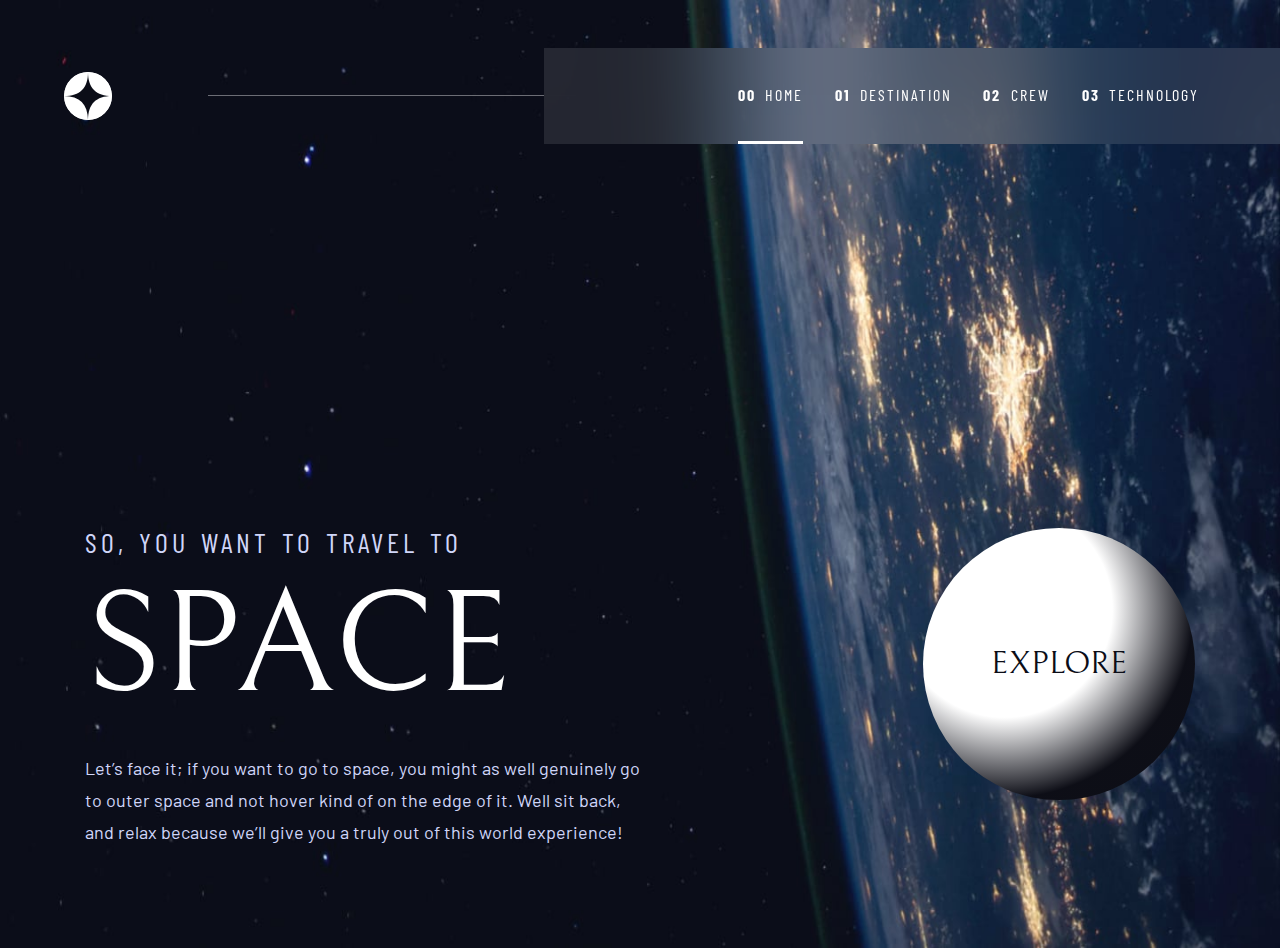
<file: index.html>
<!DOCTYPE html>
<html lang="en">
    <head>
      <meta charset="utf-8">
      <meta name="description" content="Exercise Frontend Mentor, Space tourism website">
      <meta name="viewport" content="width=device-width, initial-scale=1.0">
      <link rel="icon" type="image/png" sizes="32x32" href="./assets/favicon-32x32.png">
      <link rel="preconnect" href="https://fonts.googleapis.com">
      <link rel="preconnect" href="https://fonts.gstatic.com" crossorigin>
      <link href="https://fonts.googleapis.com/css2?family=Barlow&family=Barlow+Condensed:wght@400;700&family=Bellefair&display=swap" rel="stylesheet">
      <link href="styles.css" rel="stylesheet" type="text/css">
      <title>Frontend Mentor | Space tourism website</title>
    </head>
    <body class="home">

      <header class="header-container">
        <a href="#"><img class="header-logo" src="./assets/shared/logo.svg" alt="logo"></a>
        <hr class="line-header">
        <button class="button button-menu"><img src="./assets/shared/icon-hamburger.svg" alt="open menu"></button>
        <nav class="menu barlow-condensed-regular">
          <ul class="list list-menu">
            <li class="li-menu selected"><a href="./index.html"><span class="barlow-condensed-bold">00</span>Home</a></li>
            <li class="li-menu"><a href="./destination.html#moon"><span class="barlow-condensed-bold">01</span>Destination</a></li>
            <li class="li-menu"><a href="./crew.html#hurley"><span class="barlow-condensed-bold">02</span>Crew</a></li>
            <li class="li-menu"><a href="./technology.html#vehicle"><span class="barlow-condensed-bold">03</span>Technology</a></li>
          </ul>
        </nav>
      </header>
        
      <main class="main-container">
        <h1 class="main-title bellefair-regular"><span class="barlow-condensed-regular">So, you want to travel to</span>Space</h1>
        <p class="text barlow-regular">Let’s face it; if you want to go to space, you might as well genuinely go to 
          outer space and not hover kind of on the edge of it. Well sit back, and relax 
          because we’ll give you a truly out of this world experience!</p>
        <button class="button button-explore bellefair-regular">Explore</button>

      </main>

    <script src="./script.js"></script>

    </body>
</html>
</file>
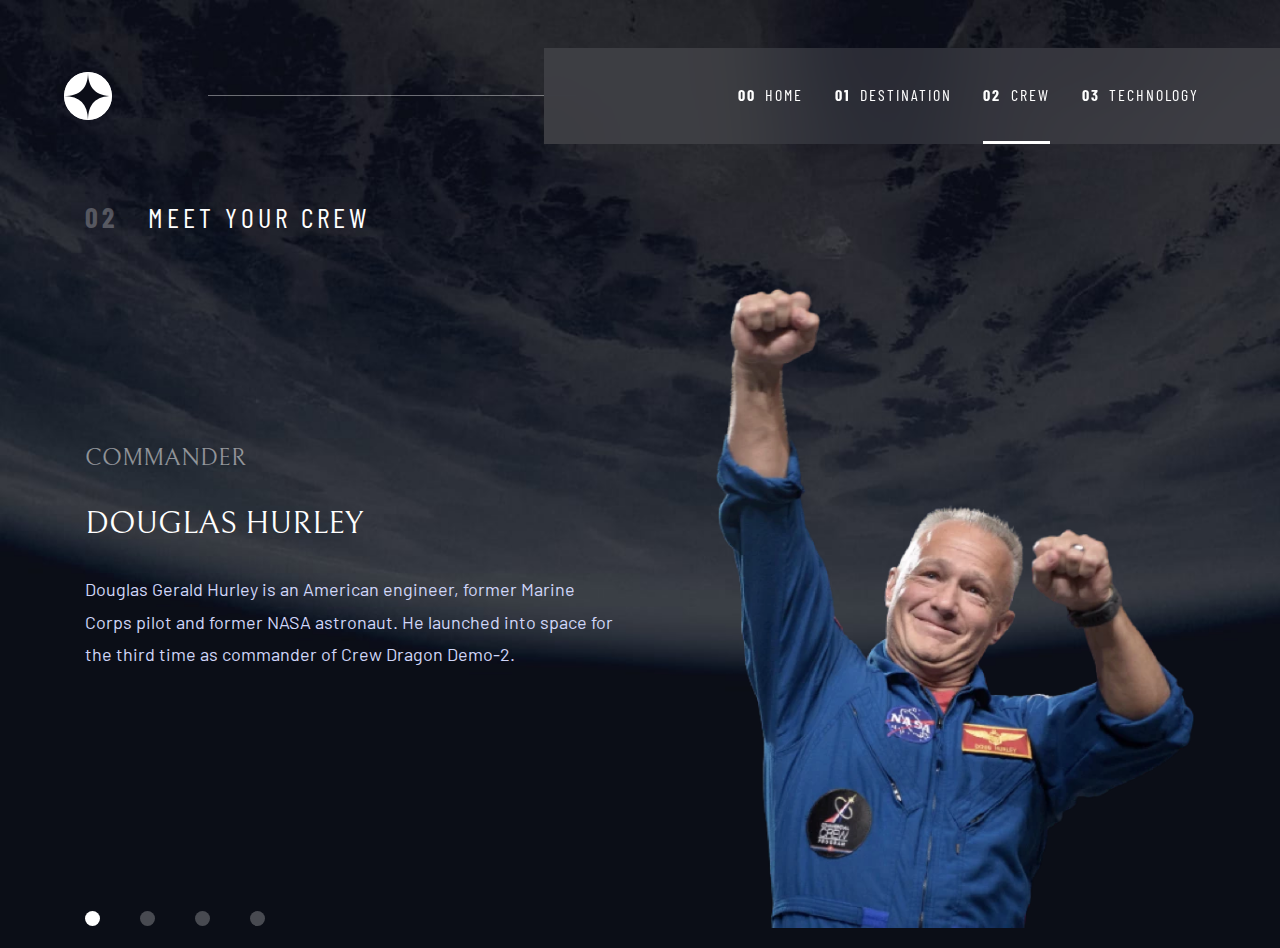
<file: crew.html>
<!DOCTYPE html>
<html lang="en">
    <head>
      <meta charset="utf-8">
      <meta name="description" content="Exercise Frontend Mentor, Space tourism website crew page">
      <meta name="viewport" content="width=device-width, initial-scale=1.0">
      <link rel="icon" type="image/png" sizes="32x32" href="./assets/favicon-32x32.png">
      <link rel="preconnect" href="https://fonts.googleapis.com">
      <link rel="preconnect" href="https://fonts.gstatic.com" crossorigin>
      <link href="https://fonts.googleapis.com/css2?family=Barlow&family=Barlow+Condensed:wght@400;700&family=Bellefair&display=swap" rel="stylesheet">
      <link href="styles.css" rel="stylesheet" type="text/css">
      <title>Frontend Mentor | Space tourism website crew page</title>
    </head>
    <body class="crew">

      <header class="header-container">
        <a href="./index.html"><img class="header-logo" src="./assets/shared/logo.svg" alt="logo"></a>
        <hr class="line-header">
        <button class="button button-menu"><img src="./assets/shared/icon-hamburger.svg" alt="open menu"></button>
        <nav class="menu barlow-condensed-regular">
          <ul class="list list-menu">
            <li class="li-menu"><a href="./index.html"><span class="barlow-condensed-bold">00</span>Home</a></li>
            <li class="li-menu"><a href="./destination.html"><span class="barlow-condensed-bold">01</span>Destination</a></li>
            <li class="li-menu selected"><a href="./crew.html"><span class="barlow-condensed-bold">02</span>Crew</a></li>
            <li class="li-menu"><a href="./technology.html"><span class="barlow-condensed-bold">03</span>Technology</a></li>
          </ul>
        </nav>
      </header>

      <main class="page-container">
      	<h1 class="page-title barlow-condensed-regular"><span class="barlow-condensed-bold">02</span> Meet your crew</h1>
				<section class="container-text">
					<h2 class="sub-title bellefair-regular" id="here"><span>Commander</span><span>Douglas Hurley</span></h2>
					<p class="text barlow-regular">Douglas Gerald Hurley is an American engineer, former Marine Corps pilot 
					and former NASA astronaut. He launched into space for the third time as 
					commander of Crew Dragon Demo-2.</p>
					<ul class="list list-member">
						<li class="li-member"><a class="clip selected" href="#hurley"></a></li>
						<li class="li-member"><a class="clip" href="#shuttleworth"></a></li>
						<li class="li-member"><a class="clip" href="#glover"></a></li>
						<li class="li-member"><a class="clip" href="#ansari"></a></li>
					</ul>
				</section>				
				<div class="image-shadow">
					<picture class="container-crew-image">
						<source srcset="./assets/crew/image-douglas-hurley.webp" type="image/webp">
						<img class="crew-image" src="./assets/crew/image-douglas-hurley.png" alt="hero">						
					</picture>						
				</div>
      </main>


    <script src="./script.js"></script>

    </body>
</html>
</file>
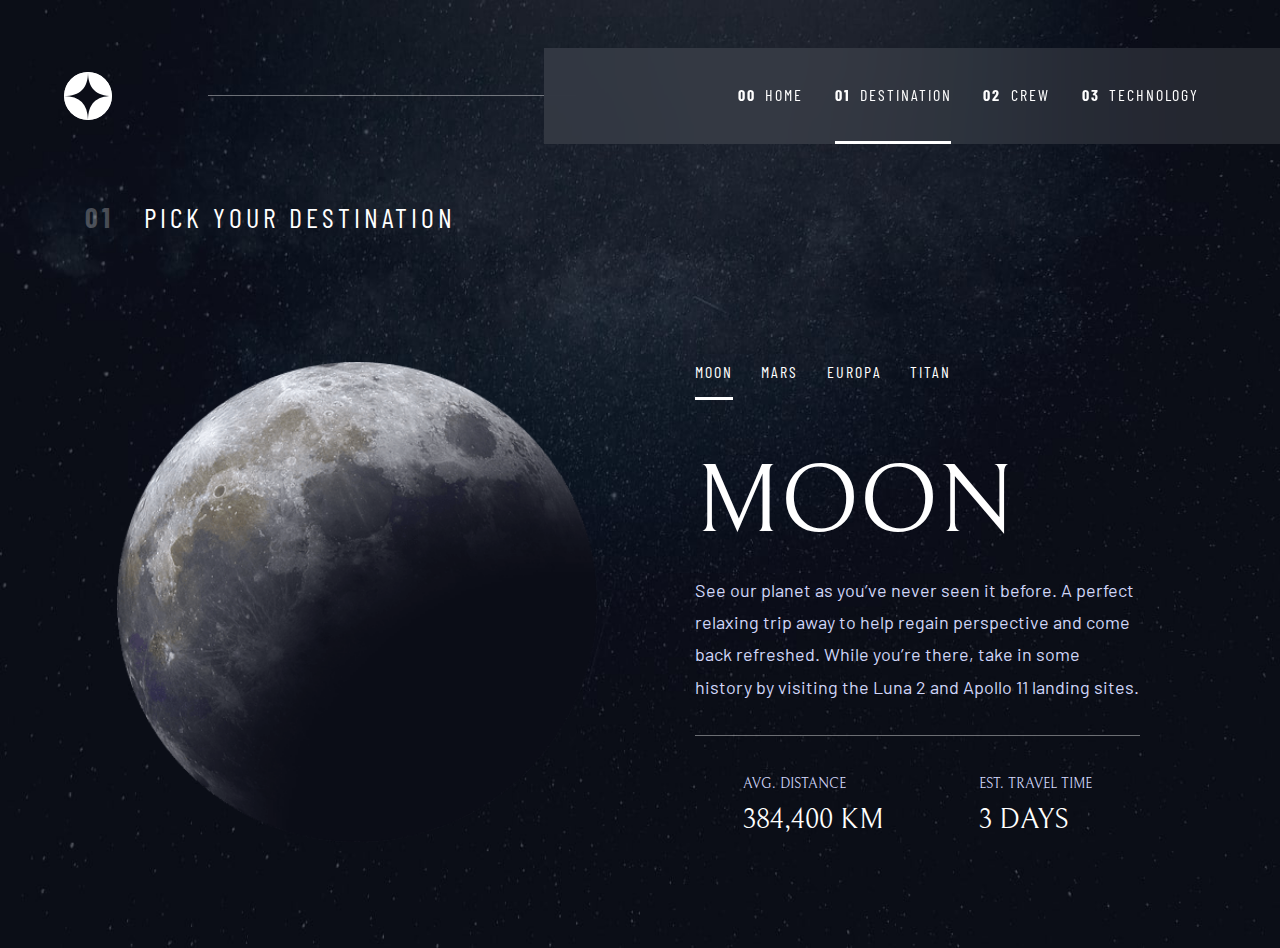
<file: destination.html>
<!DOCTYPE html>
<html lang="en">
    <head>
      <meta charset="utf-8">
      <meta name="description" content="Exercise Frontend Mentor, Space tourism website destination page">
      <meta name="viewport" content="width=device-width, initial-scale=1.0">
      <link rel="icon" type="image/png" sizes="32x32" href="./assets/favicon-32x32.png">
      <link rel="preconnect" href="https://fonts.googleapis.com">
      <link rel="preconnect" href="https://fonts.gstatic.com" crossorigin>
      <link href="https://fonts.googleapis.com/css2?family=Barlow&family=Barlow+Condensed:wght@400;700&family=Bellefair&display=swap" rel="stylesheet">
      <link href="styles.css" rel="stylesheet" type="text/css">
      <title>Frontend Mentor | Space tourism website destination page</title>
    </head>
    <body class="destination">

      <header class="header-container">
        <a href="#"><img class="header-logo" src="./assets/shared/logo.svg" alt="logo"></a>
        <hr class="line-header">
        <button class="button button-menu"><img src="./assets/shared/icon-hamburger.svg" alt="open menu"></button>
        <nav class="menu barlow-condensed-regular">
          <ul class="list list-menu">
            <li class="li-menu"><a href="./index.html"><span class="barlow-condensed-bold">00</span>Home</a></li>
            <li class="li-menu selected"><a href="./destination.html"><span class="barlow-condensed-bold">01</span>Destination</a></li>
            <li class="li-menu"><a href="./crew.html"><span class="barlow-condensed-bold">02</span>Crew</a></li>
            <li class="li-menu"><a href="./technology.html"><span class="barlow-condensed-bold">03</span>Technology</a></li>
          </ul>
        </nav>
      </header>


      <main class="page-container">
      	<h1 class="page-title barlow-condensed-regular"><span class="barlow-condensed-bold">01</span> Pick your destination</h1>
        <img class="image-planet" src="./assets/destination/image-moon.png" alt="moon">
				<section class="container-text">
					<ul class="list list-planet barlow-condensed-regular">
						<li class="li-planet selected"><a class="button button-planet" href="#moon">Moon</a></li>
						<li class="li-planet"><a class="button button-planet" href="#mars">Mars</a></li>
						<li class="li-planet"><a class="button button-planet" href="#europa">Europa</a></li>
						<li class="li-planet"><a class="button button-planet" href="#titan">Titan</a></li>
					</ul>
					<h2 class="planet-title bellefair-regular">Moon</h2>
					<p class="text barlow-regular">See our planet as you’ve never seen it before. A perfect relaxing trip away to help 
					regain perspective and come back refreshed. While you’re there, take in some history 
					by visiting the Luna 2 and Apollo 11 landing sites.</p>
					<hr class="line">
					<div class="container-info">
						<p class="info bellefair-regular"><span>Avg. distance</span><span>384,400 km</span></p>
						<p class="info bellefair-regular"><span>Est. travel time</span><span>3 days</span></p>						
					</div>
				</section>
      </main>

    <script src="./script.js"></script>

    </body>
</html>
</file>
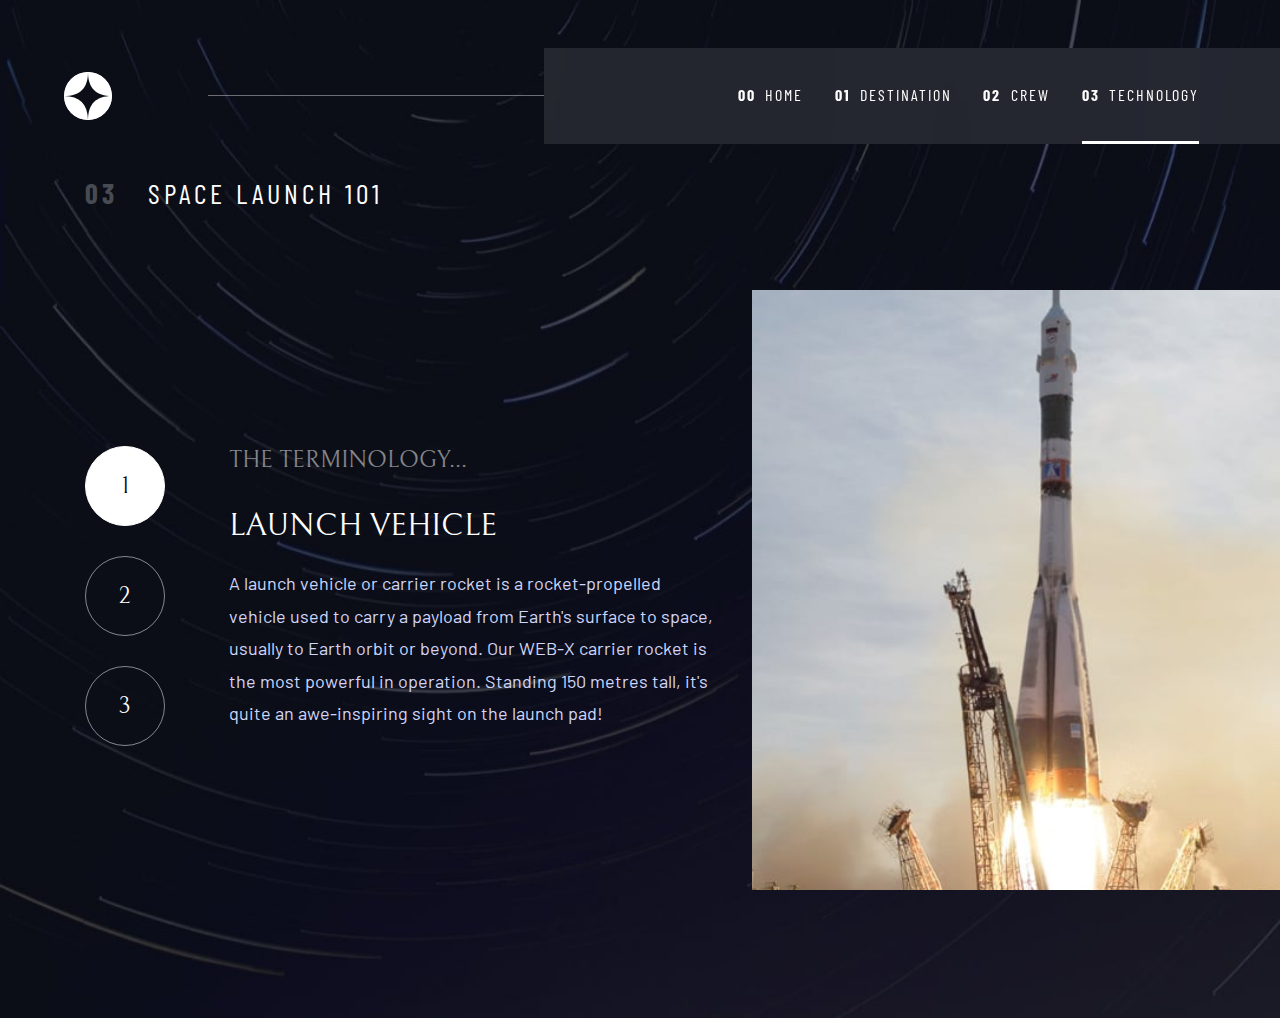
<file: technology.html>
<!DOCTYPE html>
<html lang="en">
    <head>
      <meta charset="utf-8">
      <meta name="description" content="Exercise Frontend Mentor, Space tourism website technology page">
      <meta name="viewport" content="width=device-width, initial-scale=1.0">
      <link rel="icon" type="image/png" sizes="32x32" href="./assets/favicon-32x32.png">
      <link rel="preconnect" href="https://fonts.googleapis.com">
      <link rel="preconnect" href="https://fonts.gstatic.com" crossorigin>
      <link href="https://fonts.googleapis.com/css2?family=Barlow&family=Barlow+Condensed:wght@400;700&family=Bellefair&display=swap" rel="stylesheet">
      <link href="styles.css" rel="stylesheet" type="text/css">
      <title>Frontend Mentor | Space tourism website technology page</title>
    </head>
    <body class="technology">

      <header class="header-container">
        <a href="#"><img class="header-logo" src="./assets/shared/logo.svg" alt="logo"></a>
        <hr class="line-header">
        <button class="button button-menu"><img src="./assets/shared/icon-hamburger.svg" alt="open menu"></button>
        <nav class="menu barlow-condensed-regular">
          <ul class="list list-menu">
            <li class="li-menu"><a href="./index.html"><span class="barlow-condensed-bold">00</span>Home</a></li>
            <li class="li-menu"><a href="./destination.html"><span class="barlow-condensed-bold">01</span>Destination</a></li>
            <li class="li-menu"><a href="./crew.html"><span class="barlow-condensed-bold">02</span>Crew</a></li>
            <li class="li-menu selected"><a href="./technology.html"><span class="barlow-condensed-bold">03</span>Technology</a></li>
          </ul>
        </nav>
      </header>


      <main class="techno-main-container">
      	<h1 class="page-title barlow-condensed-regular"><span class="barlow-condensed-bold">03</span> Space launch 101</h1>
				<div class="container-image-techno"></div>

				<section class="container-text">
					<div class="container-button-techno">
            <a class="button button-techno selected bellefair-regular" href="#vehicle">1</a>
						<a class="button button-techno bellefair-regular" href="#spaceport">2</a>
						<a class="button button-techno bellefair-regular" href="#capsule">3</a>
					</div>
					<h2 class="sub-title bellefair-regular"><span>The terminology...</span><span>Launch vehicle</span></h2>
					<p class="text barlow-regular">A launch vehicle or carrier rocket is a rocket-propelled vehicle used to carry a 
					payload from Earth's surface to space, usually to Earth orbit or beyond. Our 
					WEB-X carrier rocket is the most powerful in operation. Standing 150 metres tall, 
					it's quite an awe-inspiring sight on the launch pad!</p>
        </section>

      </main>


    <script src="./script.js"></script>

    </body>
</html>
</file>
<file: styles.css>
@import "styles-destination.css";
@import "styles-crew.css";
@import "styles-technology.css";


:root{

  /* @link https://utopia.fyi/clamp/calculator?a=768,1440,16—48 */

  --width-mobile-327px: 20.4375rem;
  --width-mobile-to-desktop: clamp(20.4375rem, -1.0916rem + 91.8575vw, 43rem);

  /*COLOR*/

  --blue-900: #0b0d17;
  --blue-300: #d0d6f9;

}

*{
  box-sizing: border-box;
  margin: 0;
  padding: 0;
}

body{
  min-width: 17.5rem;
  min-height: 100vh;
  background: url(./assets/home/background-home-mobile.jpg) no-repeat 0 0 / 100% 100%;
  padding: clamp(0rem, 3.9474rem + -16.8421vw, 1rem);
}


/**TEXT**/

.bellefair-regular {
  font-family: "Bellefair", serif;
  font-weight: 400;
  font-style: normal;
  text-transform: uppercase;
}

.barlow-condensed-regular {
  font-family: "Barlow Condensed", sans-serif;
  font-weight: 400;
  font-style: normal;
  text-transform: uppercase;
}

.barlow-condensed-bold {
  font-family: "Barlow Condensed", sans-serif;
  font-weight: 700;
  font-style: normal;
  text-transform: uppercase;
}

.barlow-regular {
  font-family: "Barlow", sans-serif;
  font-size: clamp(0.9375rem, 0.8779rem + 0.2545vw, 1rem);
  font-weight: 400;
  font-style: normal;
  line-height: 1.8;
  color: var(--blue-300);
}

/****/


img{
  display: block;
}

.button{
  display: block;  
  background: transparent;
  border-style: none;
}

.button:hover{
  cursor: pointer;
  /* filter: brightness(1.2); */
}

.list{
  display: flex;
  flex-direction: column;
  list-style: none;
}

a{
  text-decoration: none;
  color: inherit;
}


/*HEADER*/

.header-container{
  max-width: var(--width-mobile-to-desktop);
  display: flex;
  justify-content: space-between;
  align-items: center;
  margin: 0 auto;
  padding: 1.5rem 0;
}

.header-logo{
  width: clamp(2.5rem, 2.0229rem + 2.0356vw, 3rem);
  height: clamp(2.5rem, 2.0229rem + 2.0356vw, 3rem);
  background: #fff;
  border-radius: 50%;
}

.line-header{
  display: none;
}

.button-menu{
  width: 1.5rem;
  height: 1.5rem;
  z-index: 30;
}

.menu{
  display: none;
  width: 15.875rem;
  height: 100vh;
  background: hsla(0, 0%, 0%, 0.2);
  backdrop-filter: blur(50px);
  padding-left: 2rem;
  position: fixed;
    top: 0;  right: 0;
  z-index: 20; 
}

.background-menu{
  width: 100%;
  height: 100%;
  background: hsla(0, 0%, 0%, 0.8);
}

.list-menu{
  color: #fff;
  font-size: 1rem;
  letter-spacing: 0.12rem;
  margin-top: 8rem;
}

.li-menu{
  margin-bottom: 1.75rem;
}

.li-menu.selected{
  border-right: 0.2rem solid #fff;
}

.li-menu span{
  display: inline-block;
  font-weight: 700;
  margin-right: 0.6rem;
}


/*MAIN*/

.main-container{
  max-width: clamp(20.4375rem, 9.4046rem + 47.0738vw, 32rem);
  text-align: center;
  margin: clamp(1.5rem, -4.7023rem + 26.4631vw, 8rem) auto 0;
  padding-bottom: 8rem;
}

.main-title{
  font-size: clamp(5rem, 1.1832rem + 16.285vw, 9rem);
  color: #fff;
  line-height: 1;
}

.main-title span{
  display: block;
  font-size: clamp(1rem, 0.2844rem + 3.0534vw, 1.75rem);
  color: var(--blue-300);
  word-spacing: 0.12rem;
  letter-spacing: 0.12rem;
  margin-bottom: clamp(1.5rem, 0.5458rem + 4.0712vw, 2.5rem);
}

.main-container .text{
  margin: clamp(2rem, 1.0458rem + 4.0712vw, 3rem) 0 clamp(4rem, 11.8168rem + -16.285vw, 8rem);
}

.button-explore{
  width: clamp(9rem, 1.3664rem + 32.57vw, 17rem);
  height: clamp(9rem, 1.3664rem + 32.57vw, 17rem);
  background: radial-gradient(circle at 30% 30%, #ffffff 40%, hsla(234, 26%, 7%, 1) 70%);
  border-radius: 50%;
  font-size: clamp(1.125rem, 0.2901rem + 3.5623vw, 2rem);
  color: #0b0d17;
  margin: 0 auto;
}


/*ANIMATION*/

@media (prefers-reduced-motion: no-preference){


  .anim-menu{

    /*  animation: name duration timing-function delay iteration-count direction fill-mode; 
  animation: 3s ease-in 1s infinite reverse both running slidein;  */  

    animation: translateMenu 0.5s ease;

  }

  @keyframes translateMenu {

    0%{
      transform: translateX(100%);
    }

    100%{
      transform: translateX(0%);
    }
    
  }


  .anim-menu-reverse{

    /*  animation: name duration timing-function delay iteration-count direction fill-mode; 
  animation: 3s ease-in 1s infinite reverse both running slidein;  */  

    animation: translateMenuReverse 0.5s ease;

  }

  @keyframes translateMenuReverse {

    0%{
      transform: translateX(0%);
    }

    100%{
      transform: translateX(100%);
    }
    
  }


  .anim-opacity{

    /*  animation: name duration timing-function delay iteration-count direction fill-mode; 
  animation: 3s ease-in 1s infinite reverse both running slidein;  */  

    animation: opacity 1s ease 0s 2 alternate;

    /* animation-name: opacity;
    animation-duration: 1s;
    animation-timing-function: ease;
    animation-delay: 0s;
    animation-iteration-count: 2;
    animation-direction: alternate;
    animation-fill-mode: normal;
    animation-play-state: running; */

  }

  @keyframes opacity {

    0%{
      opacity: 1;
    }

    100%{
      opacity: 0;
    }
    
  }

}


/****** TABLET *******/

@media screen and (min-width: 36.25rem){

  body{
    background: url(./assets/home/background-home-tablet.jpg) no-repeat 0 0 / 100% 100%;
    padding: clamp(0rem, 3.9474rem + -16.8421vw, 1rem); /* padding under 320px */
  }


  /*HEADER*/

  .header-container{
    max-width: 90rem;
    padding: 0;
  }

  .header-logo{
    margin: 0 clamp(2rem, 9.8947rem + -33.6842vw, 4rem);
  }

  .button-menu{
    display: none;
  }
  
  .menu{
    display: flex;
    justify-content: flex-end;
    align-items: center;
    width: 100%;
    max-width: 46rem;
    height: 100%;
    background: hsla(0, 0%, 100%, 0.1);
    padding: 0 clamp(0rem, -4.5714rem + 9.5238vw, 4rem) 0 0;
    position: relative;
  }
  
  .list-menu{
    flex-direction: row;
    margin-top: 0;
  }
  
  .li-menu{
    margin-right: 2rem;
    margin-bottom: 0;
    padding: 2.3rem 0;
  }

  .li-menu:hover{
    border-bottom: 0.2rem solid hsla(0, 0%, 100%, 0.5);
  }
  
  .li-menu.selected{
    border-right: none;
    border-bottom: 0.2rem solid #fff;
  }
  
  .li-menu:nth-child(1) span{
    display: none;
  }
  
}


/****** DESKTOP *******/

@media screen and (min-width: 75rem){


  body{
    background: url(./assets/home/background-home-desktop.jpg) no-repeat 0 0 / 100% 100%;
  }

  .barlow-regular {
    font-size: 1.125rem;
  }
  

  /*HEADER*/

  .header-container{
    margin-top: 3rem;
  }

  .header-logo{
    margin: 0 4rem;
  }

  .line-header{
    display: block;
    width: 35rem;
    height: 0.0625rem;
    background: hsla(0, 0%, 100%, 0.4);
    border: none;
    position: relative;
      left: 2rem;
    z-index: 1;
  }

  .li-menu:nth-child(1) span{
    display: inline-block;
  }


  /*MAIN*/

  .home .main-container{
    display: grid;
    grid-template-columns: repeat(2, 1fr);
    grid-template-rows: repeat(2, min-content);
    max-width: 69.375rem;
    text-align: left;
    margin: 24rem auto 0;
    padding-bottom: 4rem; 
  }

  .main-title{
    grid-column: 1;
    grid-row: 1;
  }

  .main-title span{
    letter-spacing: 0.25rem;
    margin-bottom: 1.25rem;
  }

  .main-container .text{
    grid-column: 1;
    grid-row: 2;
    margin: 2rem 0;
  }

  .button-explore{
    grid-column: 2;
    grid-row: 1 / -1;
    margin: 0 0 0 auto;
  }

}
</file>
